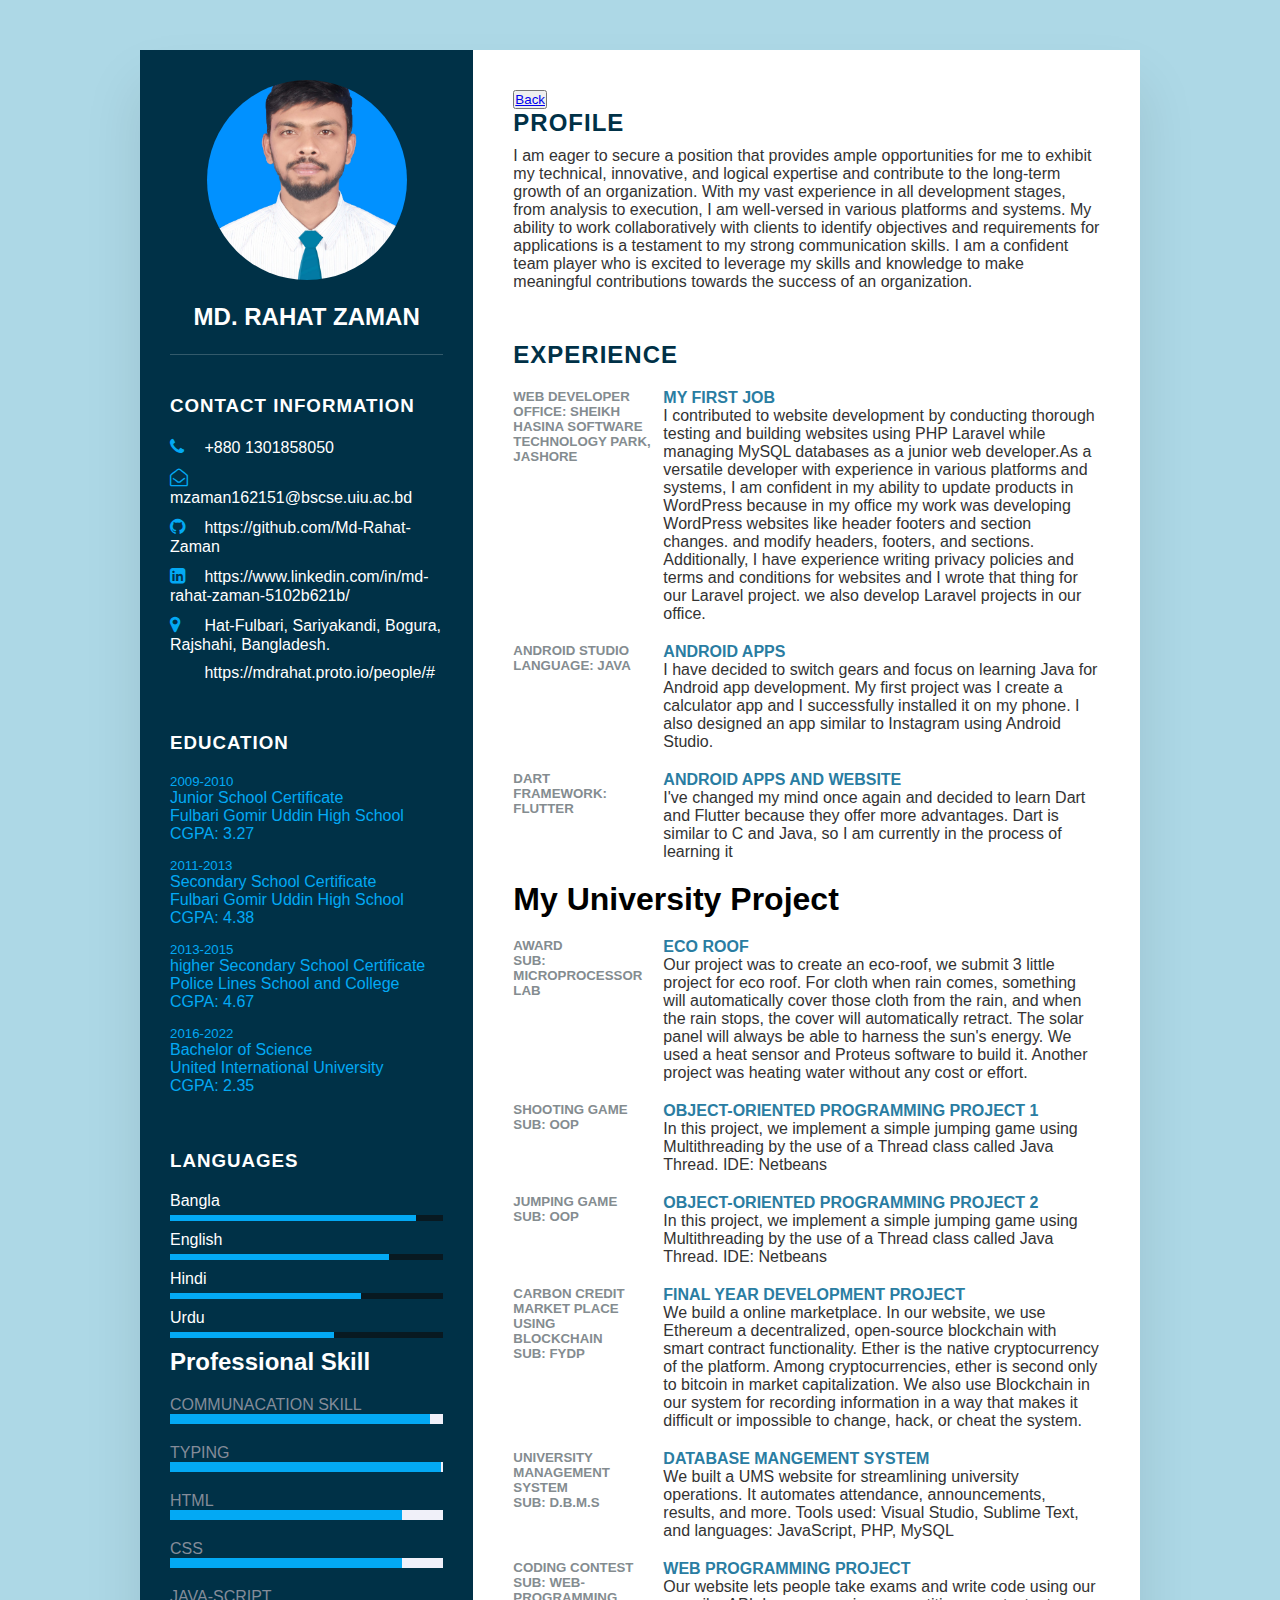
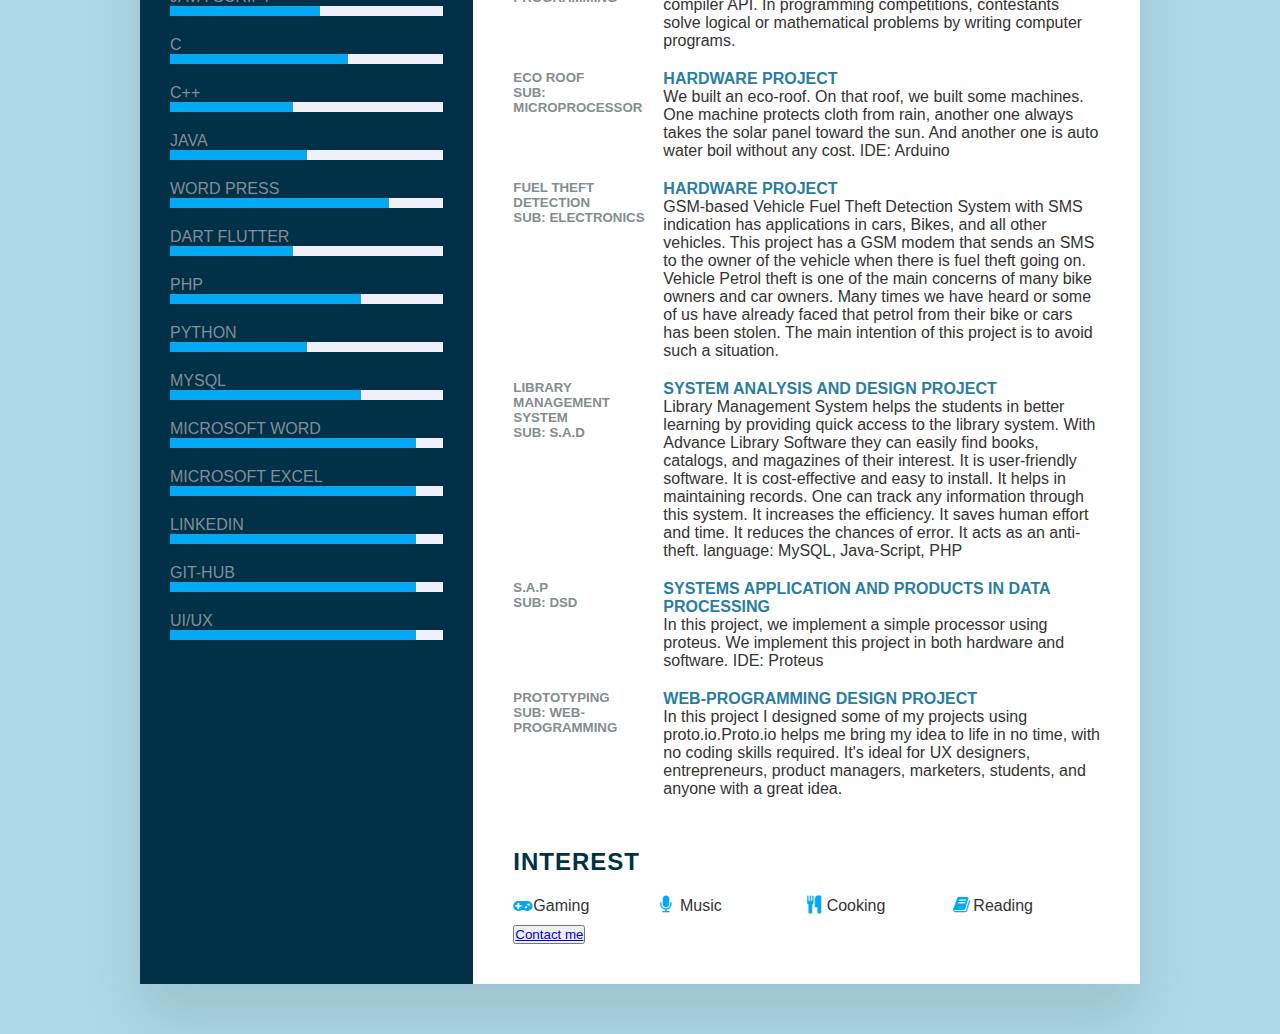
<file: cv.html>
<!DOCTYPE html>
<!DOCTYPE html>
<html>

<head>
    <meta charset="utf-8">
    <meta name="viewport" content="width=device-width, initial-scale=1">
    <title>Md.Rahat Zaman(CV)</title>
    <link rel="stylesheet" href="https://cdnjs.cloudflare.com/ajax/libs/font-awesome/4.7.0/css/font-awesome.css" integrity="sha512-5A8nwdMOWrSz20fDsjczgUidUBR8liPYU+WymTZP1lmY9G6Oc7HlZv156XqnsgNUzTyMefFTcsFH/tnJE/+xBg==" crossorigin="anonymous" referrerpolicy="no-referrer"
    />
    <link rel="stylesheet" type="text/css" href="cv.css">
</head>

<body>
    <h1></h1>
    <div class="container">
        <div class="left">
            <div class="profile">
                <div class="imgBx">
                    <img src="rahat.jpg">
                </div>
                <h2>Md. Rahat Zaman<br></h2>
            </div>
            <div class="contactInfo">
                <h3 class="title">Contact Information</h3>
                <ul>
                    <li>
                        <span class="icon"><i class="fa fa-phone" aria-hidden="true"></i></span>
                        <span class="text">+880 1301858050</span>
                    </li>
                    <li>
                        <span class="icon"><i class="fa fa-envelope-open-o" aria-hidden="true"></i></span>
                        <span class="text">mzaman162151@bscse.uiu.ac.bd</span>
                    </li>

                    <li>
                        <span class="icon"><i class="fa fa-github" aria-hidden="true"></i></span>
                        <span class="text">https://github.com/Md-Rahat-Zaman</span>
                    </li>
                    <li>
                        <span class="icon"><i class="fa fa-linkedin-square" aria-hidden="true"></i></span>
                        <span class="text">https://www.linkedin.com/in/md-rahat-zaman-5102b621b/</span>
                    </li>

                    <li>
                        <span class="icon"><i class="fa fa-map-marker" aria-hidden="true"></i></span>
                        <span class="text">Hat-Fulbari, Sariyakandi, Bogura, Rajshahi, Bangladesh.</span>
                    </li>
                    <li>
                        <span class="icon"></span>
                        <span class="text">https://mdrahat.proto.io/people/#</span>
                    </li>
                </ul>

            </div>
            <div class="contactInfo education">
                <h3 class="title">Education</h3>
                <ul>
                    <li>
                        <h5>2009-2010</h5>
                        <h4>Junior School Certificate</h4>
                        <h4>Fulbari Gomir Uddin High School</h4>
                        <h4>CGPA: 3.27</h4>
                    </li>
                    <li>
                        <h5>2011-2013</h5>
                        <h4>Secondary School Certificate</h4>
                        <h4>Fulbari Gomir Uddin High School</h4>
                        <h4>CGPA: 4.38</h4>
                    </li>
                    <li>
                        <h5>2013-2015</h5>
                        <h4>higher Secondary School Certificate</h4>
                        <h4>Police Lines School and College</h4>
                        <h4>CGPA: 4.67</h4>

                    </li>
                    <li>
                        <h5>2016-2022</h5>
                        <h4>Bachelor of Science</h4>
                        <h4>United International University</h4>
                        <h4>CGPA: 2.35</h4>
                    </li>


                </ul>

            </div>
            <div class="contactInfo language">
                <h3 class="title">Languages</h3>
                <ul>
                    <li>
                        <span class="text">Bangla</span>
                        <span class="percent">
							<div style="width: 90%;"></div>
						</span>

                    </li>
                    <li>
                        <span class="text">English</span>
                        <span class="percent">
							<div style="width: 80%;"></div>
						</span>

                    </li>
                    <li>
                        <span class="text">Hindi</span>
                        <span class="percent">
							<div style="width: 70%;"></div>
						</span>

                    </li>
                    <li>
                        <span class="text">Urdu</span>
                        <span class="percent">
							<div style="width: 60%;"></div>
						</span>

                    </li>
                </ul>

            </div>
            <div class="about skills">
                <h2 style="color: white;">Professional Skill</h2>
                <div class="box">
                    <h4>Communacation Skill</h4>
                    <div class="percent">
                        <div style="width: 95%;"></div>
                    </div>
                </div>
                <div class="box">
                    <h4>Typing</h4>
                    <div class="percent">
                        <div style="width: 99%;"></div>
                    </div>
                </div>
                
                <div class="box">
                    <h4>HTML</h4>
                    <div class="percent">
                        <div style="width: 85%;"></div>
                    </div>
                </div>
                <div class="box">
                    <h4>CSS</h4>
                    <div class="percent">
                        <div style="width: 85%;"></div>
                    </div>
                </div>
                <div class="box">
                    <h4>Java-Script</h4>
                    <div class="percent">
                        <div style="width: 55%;"></div>
                    </div>
                </div>
                <div class="box">
                    <h4>C</h4>
                    <div class="percent">
                        <div style="width: 65%;"></div>
                    </div>
                </div>
                <div class="box">
                    <h4>C++</h4>
                    <div class="percent">
                        <div style="width: 45%;"></div>
                    </div>
                </div>
                <div class="box">
                    <h4>Java</h4>
                    <div class="percent">
                        <div style="width: 50%;"></div>
                    </div>
                </div>
                <div class="box">
                    <h4>Word Press</h4>
                    <div class="percent">
                        <div style="width: 80%;"></div>
                    </div>
                </div>
                <div class="box">
                    <h4>Dart Flutter</h4>
                    <div class="percent">
                        <div style="width: 45%;"></div>
                    </div>
                </div>
                <div class="box">
                    <h4>PHP</h4>
                    <div class="percent">
                        <div style="width: 70%;"></div>
                    </div>
                </div>
                <div class="box">
                    <h4>Python</h4>
                    <div class="percent">
                        <div style="width: 50%;"></div>
                    </div>
                </div>
                <div class="box">
                    <h4>MySQL</h4>
                    <div class="percent">
                        <div style="width: 70%;"></div>
                    </div>
                </div>

                <div class="box">
                    <h4>Microsoft Word</h4>
                    <div class="percent">
                        <div style="width: 90%;"></div>
                    </div>
                </div>
                <div class="box">
                    <h4>Microsoft Excel</h4>
                    <div class="percent">
                        <div style="width: 90%;"></div>
                    </div>
                </div>
                <div class="box">
                    <h4>Linkedin</h4>
                    <div class="percent">
                        <div style="width: 90%;"></div>
                    </div>
                </div>
                <div class="box">
                    <h4>Git-Hub</h4>
                    <div class="percent">
                        <div style="width: 90%;"></div>
                    </div>
                </div>
                <div class="box">
                    <h4>UI/UX</h4>
                    <div class="percent">
                        <div style="width: 90%;"></div>
                    </div>
                </div>

            </div>

        </div>

        <div class="right">
	<button class="btn-secondary"><a href="index.html">Back</a></button>
            <div class="about">
                <h2 class="title2">Profile</h2>
                <p>
                    I am eager to secure a position that provides ample opportunities for me to exhibit my technical, innovative, and logical expertise and contribute to the long-term growth of an organization. With my vast experience in all development stages, from analysis to execution, I am well-versed in various platforms and systems. My ability to work collaboratively with clients to identify objectives and requirements for applications is a testament 
                    to my strong communication skills. I am a confident team player who is excited to leverage my skills and knowledge to make meaningful contributions towards the 
                    success of an organization.</p>
            </div>

            <div class="about">
                <h2 class="title2">Experience</h2>
                <div class="box">
                    <div class="year_company">
                        <h5>Web developer</h5>
                        <h5>Office: Sheikh Hasina Software Technology Park, Jashore</h5>
                    </div>
                    <div class="text">
                        <h4>My First Job</h4>
                        <p>I contributed to website development by conducting thorough testing and building websites using PHP Laravel while managing MySQL databases as a junior web developer.As a versatile developer with experience in various platforms and systems, I am confident in my ability to update products in WordPress because in my office my work was developing WordPress websites like header footers and section changes. and modify headers, footers, and sections. Additionally, I have experience writing privacy policies and terms and conditions for websites and I wrote that thing for our Laravel project. we also develop Laravel projects in our office.</p>
                    </div>
                </div>
                <div class="box">
                    <div class="year_company">
                        <h5>Android Studio</h5>
                        <h5>Language: Java</h5>
                    </div>
                    <div class="text">
                        <h4>Android Apps</h4>
                        <p>I have decided to switch gears and focus on learning Java for Android app development. My first project was I create a calculator app and I successfully 
                            installed it on my phone. I also designed an app similar to Instagram using Android Studio.</p>
                    </div>
                </div>

                <div class="box">
                    <div class="year_company">
                        <h5>Dart</h5>
                        <h5>Framework: Flutter</h5>
                    </div>
                    <div class="text">
                        <h4>Android Apps And Website</h4>
                        <p>I've changed my mind once again and decided to learn Dart and Flutter because they offer more advantages. Dart is similar to C and Java, so I am currently in the process of learning it</p>
                    </div>
                </div>
                <h1>My University Project</h1>
                <div class="box">
                    <div class="year_company">
                        <h5>Award</h5>
                        <h5>Sub: MicroProcessor Lab</h5>
                    </div>
                    <div class="text">
                        <h4>Eco Roof</h4>
                        <p>Our project was to create an eco-roof, we submit 3 little project for eco roof. For cloth when rain comes, something will automatically cover those cloth from the rain, and when the rain stops, the cover will automatically retract. The solar panel will 
                            always be able to harness the sun's energy. We used a heat sensor and Proteus software to build it. Another project was heating water without any cost or effort.</p>
                    </div>
                </div>
                <div class="box">
                    <div class="year_company">
                        <h5>Shooting Game</h5>
                        <h5>Sub: OOP</h5>
                    </div>
                    <div class="text">
                        <h4>Object-Oriented Programming Project 1</h4>
                        <p>In this project, we implement a simple jumping game using Multithreading by the use of a Thread class called Java Thread. IDE: Netbeans</p>
                    </div>
                </div>
                <div class="box">
                    <div class="year_company">
                        <h5>Jumping Game</h5>
                        <h5>Sub: OOP</h5>
                    </div>
                    <div class="text">
                        <h4>Object-Oriented Programming Project 2</h4>
                        <p>In this project, we implement a simple jumping game using Multithreading by the use of a Thread class called Java Thread. IDE: Netbeans</p>
                    </div>
                </div>
                <div class="box">
                    <div class="year_company">
                        <h5>Carbon Credit <br>Market Place Using<br> Blockchain</h5>
                        <h5>Sub: FYDP</h5>
                    </div>
                    <div class="text">
                        <h4>Final Year Development Project</h4>
                        <p>We build a online marketplace. In our website, we use Ethereum a decentralized, open-source blockchain with smart contract functionality. Ether is the native cryptocurrency of the platform. Among cryptocurrencies, ether is second only to bitcoin in market capitalization. We also use Blockchain in our system for recording information in a way that makes it difficult or impossible to change, hack, or cheat the system.</p>
                    </div>
                </div>
                <div class="box">
                    <div class="year_company">
                        <h5>University<br> Management System</h5>
                        <h5>Sub: D.B.M.S</h5>
                    </div>
                    <div class="text">
                        <h4>Database Mangement System</h4>
                        <p>We built a UMS website for streamlining university operations. It automates attendance, announcements, results, and more. Tools used: Visual Studio, Sublime Text, and languages: JavaScript, PHP, MySQL</p>
                    </div>
                </div>

                <div class="box">
                    <div class="year_company">
                        <h5>Coding Contest</h5>
                        <h5>Sub: Web-Programming</h5>
                    </div>
                    <div class="text">
                        <h4>Web Programming Project</h4>
                        <p>Our website lets people take exams and write code using our compiler API. In programming competitions, contestants solve logical or mathematical problems by writing computer programs.</p>
                    </div>
                </div>
                <div class="box">
                    <div class="year_company">
                        <h5>Eco Roof</h5>
                        <h5>Sub: MicroProcessor</h5>
                    </div>
                    <div class="text">
                        <h4>Hardware Project</h4>
                        <p>We built an eco-roof. On that roof, we built some machines. One machine protects cloth from rain, another one always takes the solar panel toward the sun. And another one is auto water boil without any cost. IDE: Arduino</p>
                    </div>
                </div>
                <div class="box">
                    <div class="year_company">
                        <h5>Fuel Theft Detection</h5>
                        <h5>Sub: Electronics</h5>
                    </div>
                    <div class="text">
                        <h4>Hardware Project</h4>
                        <p>GSM-based Vehicle Fuel Theft Detection System with SMS indication has applications in cars, Bikes, and all other vehicles. This project has a GSM modem that sends an SMS to the owner of the vehicle when there is fuel theft going on. Vehicle Petrol theft is one of the main concerns of many bike owners and car owners. Many times we have heard or some of us have already faced that petrol from their bike or cars has been stolen. The main intention of this project is to avoid such a situation.</p>
                    </div>
                </div>
                <div class="box">
                    <div class="year_company">
                        <h5>Library Management System</h5>
                        <h5>Sub: S.A.D</h5>
                    </div>
                    <div class="text">
                        <h4>System Analysis and Design Project</h4>
                        <p>Library Management System helps the students in better learning by providing quick access to the library system. With Advance Library Software they can easily find books, catalogs, and magazines of their interest. It is user-friendly software. It is cost-effective and easy to install. It helps in maintaining records. One can track any information through this system. It increases the efficiency. It saves human effort and time. It reduces the chances of error. It acts as an anti-theft. language: MySQL, Java-Script, PHP</p>
                    </div>
                </div>

                <div class="box">
                    <div class="year_company">
                        <h5>S.A.P</h5>
                        <h5>Sub: DSD</h5>
                    </div>
                    <div class="text">
                        <h4>Systems Application and Products in Data Processing</h4>
                        <p>In this project, we implement a simple processor using proteus. We implement this project in both hardware and software. IDE: Proteus</p>
                    </div>
                </div>
                <div class="box">
                    <div class="year_company">
                        <h5>Prototyping</h5>
                        <h5>Sub: Web-Programming</h5>
                    </div>
                    <div class="text">
                        <h4>Web-Programming design project</h4>
                        <p>In this project I designed some of my projects using proto.io.Proto.io helps me bring my idea to life in no time, with no coding skills required. It's ideal for UX designers, entrepreneurs, product managers, marketers, students, and anyone with a great idea.</p>
                    </div>
                </div>
            </div>


            <div class="about interest">
                <h2 class="title2">Interest</h2>
                <ul>
                    <li><i class="fa fa-gamepad" aria-hidden="true"></i>Gaming</li>

                    <li><i class="fa fa-microphone" aria-hidden="true"></i>Music</li>

                    <li><i class="fa fa-cutlery" aria-hidden="true"></i>Cooking</li>

                    <li><i class="fa fa-book" aria-hidden="true"></i>Reading</li>




                </ul>
                <button class="btn-secondary"><a class="dropdown-item" href="https://formsubmit.co/el/hajego">Contact me</a></button>
            </div>



        </div>

    </div>
</body>

</html>
</file>
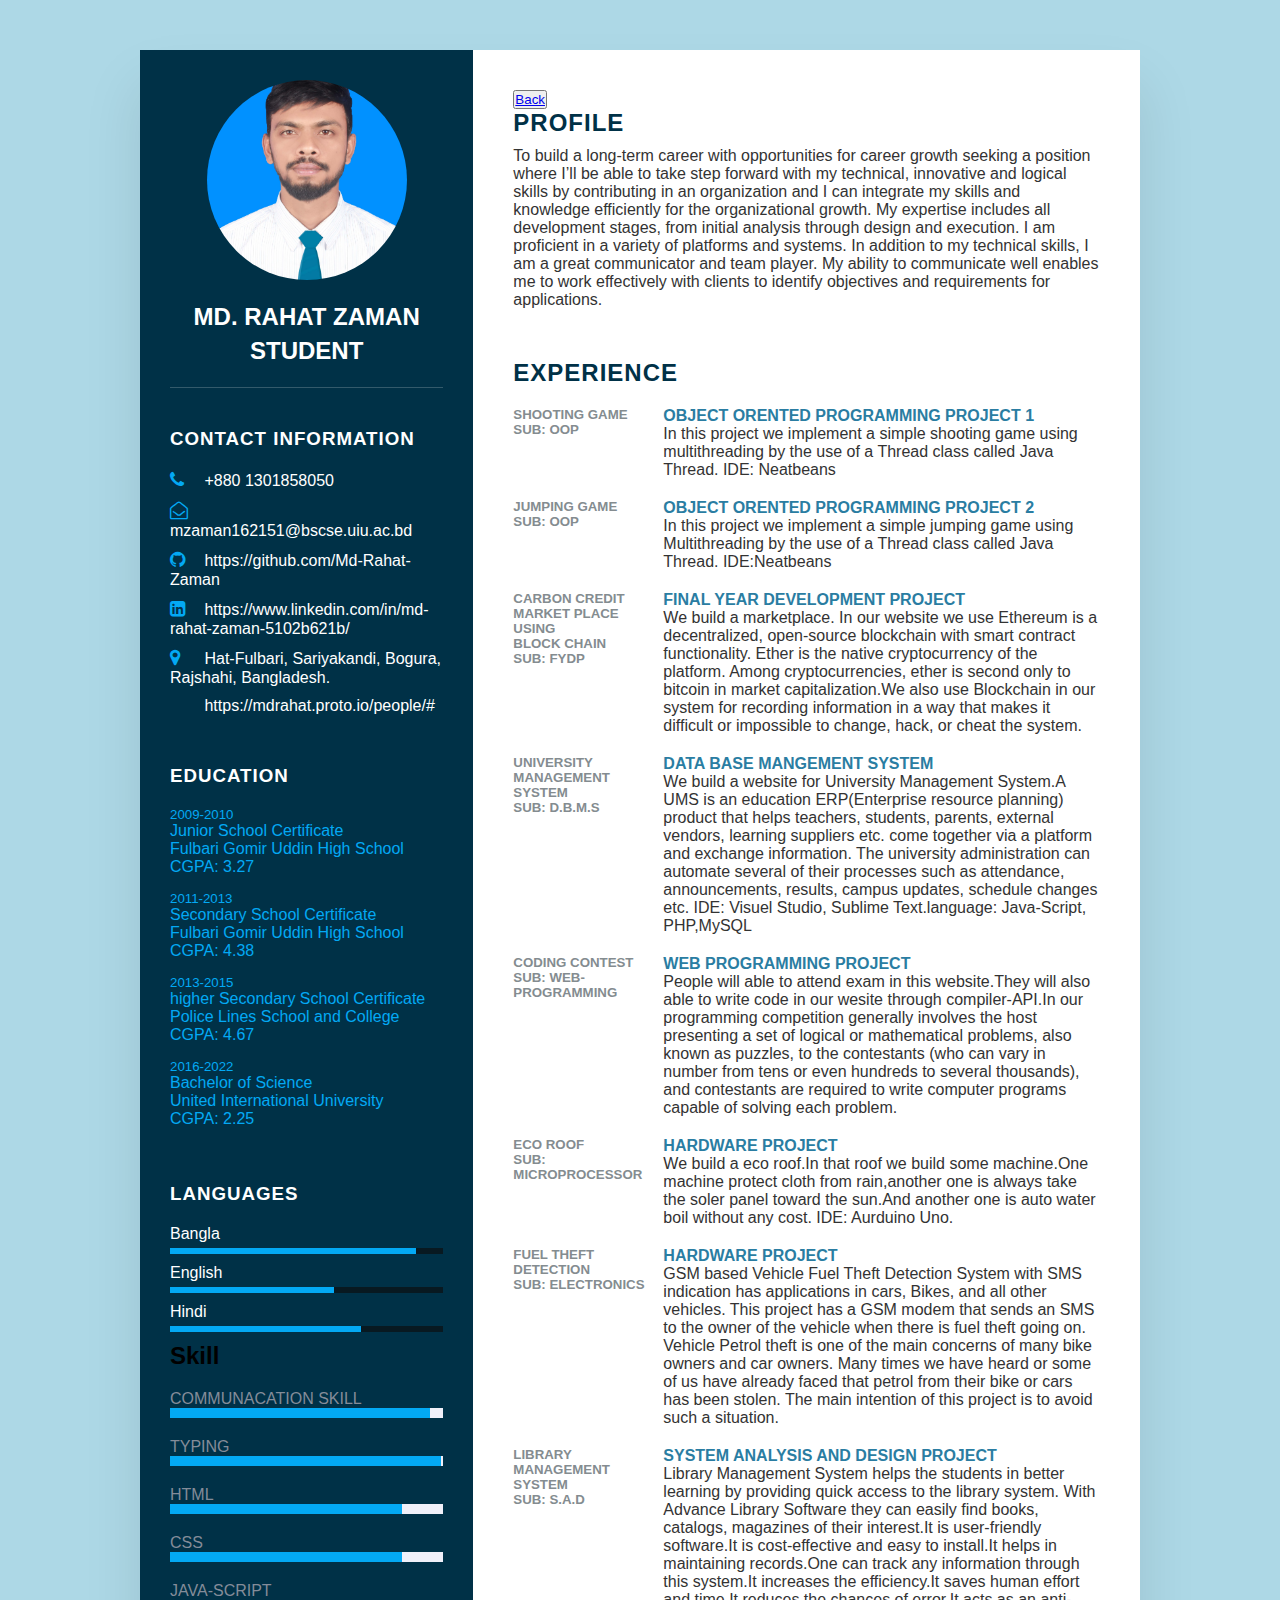
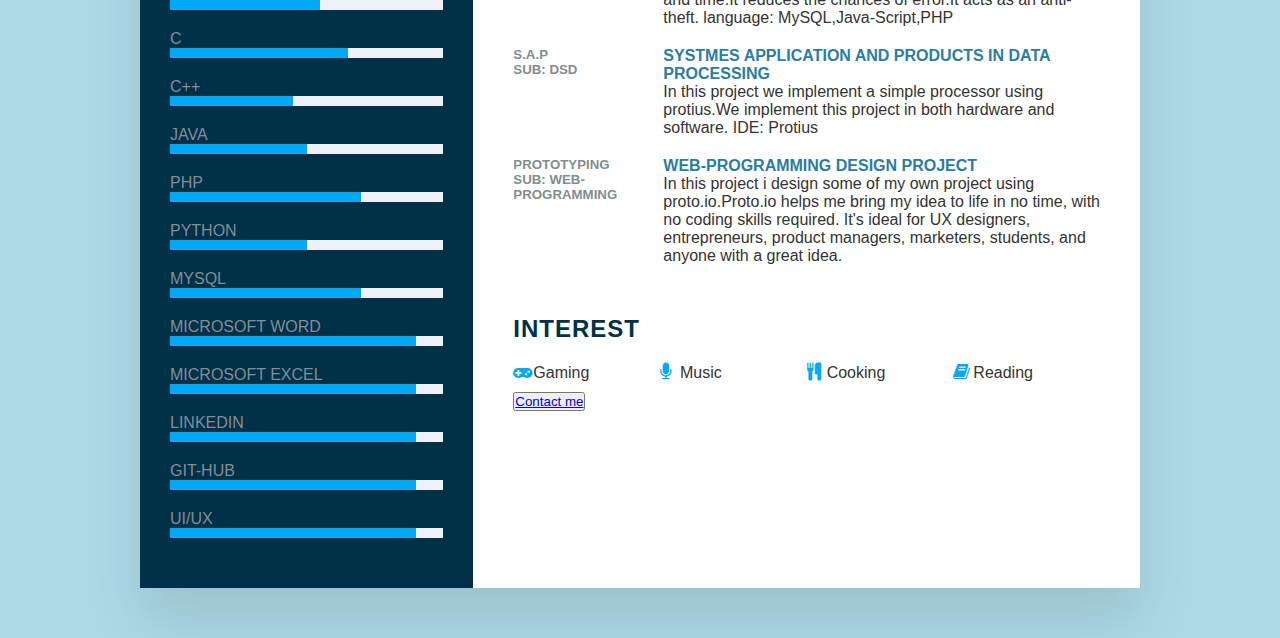
<file: cvPrevious.html>
<!DOCTYPE html>
<html>

<head>
    <meta charset="utf-8">
    <meta name="viewport" content="width=device-width, initial-scale=1">
    <title>Md.Rahat Zaman(CV)</title>
    <link rel="stylesheet" href="https://cdnjs.cloudflare.com/ajax/libs/font-awesome/4.7.0/css/font-awesome.css" integrity="sha512-5A8nwdMOWrSz20fDsjczgUidUBR8liPYU+WymTZP1lmY9G6Oc7HlZv156XqnsgNUzTyMefFTcsFH/tnJE/+xBg==" crossorigin="anonymous" referrerpolicy="no-referrer"
    />
    <link rel="stylesheet" type="text/css" href="cv.css">
</head>

<body>

   
    <div class="container">

        <div class="left">
            <div class="profile">
                <div class="imgBx">
                    <img src="rahat.jpg">
                </div>
                <h2>Md. Rahat Zaman<br><span>Student</span></h2>
            </div>
            <div class="contactInfo">
                <h3 class="title">Contact Information</h3>
                <ul>
                    <li>
                        <span class="icon"><i class="fa fa-phone" aria-hidden="true"></i></span>
                        <span class="text">+880 1301858050</span>
                    </li>
                    <li>
                        <span class="icon"><i class="fa fa-envelope-open-o" aria-hidden="true"></i></span>
                        <span class="text">mzaman162151@bscse.uiu.ac.bd</span>
                    </li>

                    <li>
                        <span class="icon"><i class="fa fa-github" aria-hidden="true"></i></span>
                        <span class="text">https://github.com/Md-Rahat-Zaman</span>
                    </li>
                    <li>
                        <span class="icon"><i class="fa fa-linkedin-square" aria-hidden="true"></i></span>
                        <span class="text">https://www.linkedin.com/in/md-rahat-zaman-5102b621b/</span>
                    </li>

                    <li>
                        <span class="icon"><i class="fa fa-map-marker" aria-hidden="true"></i></span>
                        <span class="text">Hat-Fulbari, Sariyakandi, Bogura, Rajshahi, Bangladesh.</span>
                    </li>
                    <li>
                        <span class="icon"></span>
                        <span class="text">https://mdrahat.proto.io/people/#</span>
                    </li>
                </ul>

            </div>
            <div class="contactInfo education">
                <h3 class="title">Education</h3>
                <ul>
                    <li>
                        <h5>2009-2010</h5>
                        <h4>Junior School Certificate</h4>
                        <h4>Fulbari Gomir Uddin High School</h4>
                        <h4>CGPA: 3.27</h4>
                    </li>
                    <li>
                        <h5>2011-2013</h5>
                        <h4>Secondary School Certificate</h4>
                        <h4>Fulbari Gomir Uddin High School</h4>
                        <h4>CGPA: 4.38</h4>
                    </li>
                    <li>
                        <h5>2013-2015</h5>
                        <h4>higher Secondary School Certificate</h4>
                        <h4>Police Lines School and College</h4>
                        <h4>CGPA: 4.67</h4>

                    </li>
                    <li>
                        <h5>2016-2022</h5>
                        <h4>Bachelor of Science</h4>
                        <h4>United International University</h4>
                        <h4>CGPA: 2.25</h4>
                    </li>


                </ul>

            </div>
            <div class="contactInfo language">
                <h3 class="title">Languages</h3>
                <ul>
                    <li>
                        <span class="text">Bangla</span>
                        <span class="percent">
							<div style="width: 90%;"></div>
						</span>

                    </li>
                    <li>
                        <span class="text">English</span>
                        <span class="percent">
							<div style="width: 60%;"></div>
						</span>

                    </li>
                    <li>
                        <span class="text">Hindi</span>
                        <span class="percent">
							<div style="width: 70%;"></div>
						</span>

                    </li>
                </ul>

            </div>
            <div class="about skills">
                <h2>Skill</h2>
                <div class="box">
                    <h4>Communacation Skill</h4>
                    <div class="percent">
                        <div style="width: 95%;"></div>
                    </div>
                </div>
                <div class="box">
                    <h4>Typing</h4>
                    <div class="percent">
                        <div style="width: 99%;"></div>
                    </div>
                </div>

                <div class="box">
                    <h4>HTML</h4>
                    <div class="percent">
                        <div style="width: 85%;"></div>
                    </div>
                </div>
                <div class="box">
                    <h4>CSS</h4>
                    <div class="percent">
                        <div style="width: 85%;"></div>
                    </div>
                </div>
                <div class="box">
                    <h4>Java-Script</h4>
                    <div class="percent">
                        <div style="width: 55%;"></div>
                    </div>
                </div>
                <div class="box">
                    <h4>C</h4>
                    <div class="percent">
                        <div style="width: 65%;"></div>
                    </div>
                </div>
                <div class="box">
                    <h4>C++</h4>
                    <div class="percent">
                        <div style="width: 45%;"></div>
                    </div>
                </div>
                <div class="box">
                    <h4>Java</h4>
                    <div class="percent">
                        <div style="width: 50%;"></div>
                    </div>
                </div>
                <div class="box">
                    <h4>PHP</h4>
                    <div class="percent">
                        <div style="width: 70%;"></div>
                    </div>
                </div>
                <div class="box">
                    <h4>Python</h4>
                    <div class="percent">
                        <div style="width: 50%;"></div>
                    </div>
                </div>
                <div class="box">
                    <h4>MySQL</h4>
                    <div class="percent">
                        <div style="width: 70%;"></div>
                    </div>
                </div>

                <div class="box">
                    <h4>Microsoft Word</h4>
                    <div class="percent">
                        <div style="width: 90%;"></div>
                    </div>
                </div>
                <div class="box">
                    <h4>Microsoft Excel</h4>
                    <div class="percent">
                        <div style="width: 90%;"></div>
                    </div>
                </div>
                <div class="box">
                    <h4>Linkedin</h4>
                    <div class="percent">
                        <div style="width: 90%;"></div>
                    </div>
                </div>
                <div class="box">
                    <h4>Git-Hub</h4>
                    <div class="percent">
                        <div style="width: 90%;"></div>
                    </div>
                </div>
                <div class="box">
                    <h4>UI/UX</h4>
                    <div class="percent">
                        <div style="width: 90%;"></div>
                    </div>
                </div>

            </div>

        </div>

        <div class="right">
            <div class="about">
                <button class="btn-secondary"><a href="index.html">Back</a></button>
                <h2 class="title2">Profile</h2>
                <p>
                    To build a long-term career with opportunities for career growth seeking a position where I’ll be able to take step forward with my technical, innovative and logical skills by contributing in an organization and I can integrate my skills and knowledge
                    efficiently for the organizational growth. My expertise includes all development stages, from initial analysis through design and execution. I am proficient in a variety of platforms and systems. In addition to my technical skills,
                    I am a great communicator and team player. My ability to communicate well enables me to work effectively with clients to identify objectives and requirements for applications.
                </p>
            </div>

            <div class="about">
                <h2 class="title2">Experience</h2>
                <div class="box">
                    <div class="year_company">
                        <h5>Shooting Game</h5>
                        <h5>Sub: OOP</h5>
                    </div>
                    <div class="text">
                        <h4>Object Orented Programming Project 1</h4>
                        <p>In this project we implement a simple shooting game using multithreading by the use of a Thread class called Java Thread. IDE: Neatbeans</p>
                    </div>
                </div>
                <div class="box">
                    <div class="year_company">
                        <h5>Jumping Game</h5>
                        <h5>Sub: OOP</h5>
                    </div>
                    <div class="text">
                        <h4>Object Orented Programming Project 2</h4>
                        <p>In this project we implement a simple jumping game using Multithreading by the use of a Thread class called Java Thread. IDE:Neatbeans</p>
                    </div>
                </div>
                <div class="box">
                    <div class="year_company">
                        <h5>Carbon Credit <br>Market Place Using<br> Block Chain</h5>
                        <h5>Sub: FYDP</h5>
                    </div>
                    <div class="text">
                        <h4>Final Year Development Project</h4>
                        <p>We build a marketplace. In our website we use Ethereum is a decentralized, open-source blockchain with smart contract functionality. Ether is the native cryptocurrency of the platform. Among cryptocurrencies, ether is second only
                            to bitcoin in market capitalization.We also use Blockchain in our system for recording information in a way that makes it difficult or impossible to change, hack, or cheat the system.</p>
                    </div>
                </div>
                <div class="box">
                    <div class="year_company">
                        <h5>University<br> Management System</h5>
                        <h5>Sub: D.B.M.S</h5>
                    </div>
                    <div class="text">
                        <h4>Data Base Mangement System</h4>
                        <p>We build a website for University Management System.A UMS is an education ERP(Enterprise resource planning) product that helps teachers, students, parents, external vendors, learning suppliers etc. come together via a platform
                            and exchange information. The university administration can automate several of their processes such as attendance, announcements, results, campus updates, schedule changes etc. IDE: Visuel Studio, Sublime Text.language: Java-Script,
                            PHP,MySQL </p>
                    </div>
                </div>

                <div class="box">
                    <div class="year_company">
                        <h5>Coding Contest</h5>
                        <h5>Sub: Web-Programming</h5>
                    </div>
                    <div class="text">
                        <h4>Web Programming Project</h4>
                        <p>People will able to attend exam in this website.They will also able to write code in our wesite through compiler-API.In our programming competition generally involves the host presenting a set of logical or mathematical problems,
                            also known as puzzles, to the contestants (who can vary in number from tens or even hundreds to several thousands), and contestants are required to write computer programs capable of solving each problem.</p>
                    </div>
                </div>
                <div class="box">
                    <div class="year_company">
                        <h5>Eco Roof</h5>
                        <h5>Sub: MicroProcessor</h5>
                    </div>
                    <div class="text">
                        <h4>Hardware Project</h4>
                        <p>We build a eco roof.In that roof we build some machine.One machine protect cloth from rain,another one is always take the soler panel toward the sun.And another one is auto water boil without any cost. IDE: Aurduino Uno.</p>
                    </div>
                </div>
                <div class="box">
                    <div class="year_company">
                        <h5>Fuel Theft Detection</h5>
                        <h5>Sub: Electronics</h5>
                    </div>
                    <div class="text">
                        <h4>Hardware Project</h4>
                        <p>GSM based Vehicle Fuel Theft Detection System with SMS indication has applications in cars, Bikes, and all other vehicles. This project has a GSM modem that sends an SMS to the owner of the vehicle when there is fuel theft going
                            on. Vehicle Petrol theft is one of the main concerns of many bike owners and car owners. Many times we have heard or some of us have already faced that petrol from their bike or cars has been stolen. The main intention of this
                            project is to avoid such a situation.</p>
                    </div>
                </div>
                <div class="box">
                    <div class="year_company">
                        <h5>Library Management System</h5>
                        <h5>Sub: S.A.D</h5>
                    </div>
                    <div class="text">
                        <h4>System Analysis and Design Project</h4>
                        <p>Library Management System helps the students in better learning by providing quick access to the library system. With Advance Library Software they can easily find books, catalogs, magazines of their interest.It is user-friendly
                            software.It is cost-effective and easy to install.It helps in maintaining records.One can track any information through this system.It increases the efficiency.It saves human effort and time.It reduces the chances of error.It
                            acts as an anti-theft. language: MySQL,Java-Script,PHP</p>
                    </div>
                </div>

                <div class="box">
                    <div class="year_company">
                        <h5>S.A.P</h5>
                        <h5>Sub: DSD</h5>
                    </div>
                    <div class="text">
                        <h4>Systmes Application and Products in Data Processing</h4>
                        <p>In this project we implement a simple processor using protius.We implement this project in both hardware and software. IDE: Protius</p>
                    </div>
                </div>
                <div class="box">
                    <div class="year_company">
                        <h5>Prototyping</h5>
                        <h5>Sub: Web-Programming</h5>
                    </div>
                    <div class="text">
                        <h4>Web-Programming design project</h4>
                        <p>In this project i design some of my own project using proto.io.Proto.io helps me bring my idea to life in no time, with no coding skills required. It's ideal for UX designers, entrepreneurs, product managers, marketers, students,
                            and anyone with a great idea.</p>
                    </div>
                </div>
            </div>


            <div class="about interest">
                <h2 class="title2">Interest</h2>
                <ul>
                    <li><i class="fa fa-gamepad" aria-hidden="true"></i>Gaming</li>

                    <li><i class="fa fa-microphone" aria-hidden="true"></i>Music</li>

                    <li><i class="fa fa-cutlery" aria-hidden="true"></i>Cooking</li>

                    <li><i class="fa fa-book" aria-hidden="true"></i>Reading</li>




                </ul>
                
                <button class="btn-secondary"><a class="dropdown-item" href="https://formsubmit.co/el/hajego">Contact me</a></button>
                
            </div>

        </div>

    </div>
</body>

</html>
</file>
<file: cv.css>
/*@import url('https://fonts.gooleapis.com/css?family=Poppins: 200,300,400,500,600,700,800,900&display=swap');*/

* {
    margin: 0;
    padding: 0;
    box-sizing: border-box;
    font-family: 'Poppins', sans-serif;
}

body {
    background: lightblue;
    display: flex;
    justify-content: center;
    align-items: center;
    min-height: 100vh;
}

.container {
    position: relative;
    width: 100%;
    max-width: 1000px;
    min-height: 1000px;
    background: #fff;
    margin: 50px;
    display: grid;
    grid-template-columns: 1fr 2fr;
    box-shadow: 0 35px 55px rgba(0, 0, 0, 0.1);
}

.container .left {
    position: relative;
    background: #003147;
    padding: 30px;
}

.profile {
    position: relative;
    display: flex;
    flex-direction: column;
    align-items: center;
    padding-bottom: 20px;
    border-bottom: 1px solid rgba(255, 255, 255, 0.2);
}

.profile .imgBx {
    position: relative;
    width: 200px;
    height: 200px;
    border-radius: 50%;
    overflow: hidden;
}

.profile .imgBx img {
    position: absolute;
    top: 0;
    left: 0;
    width: 100%;
    height: 100%;
    object-fit: cover;
}

.profile h2 {
    color: #fff;
    font-size: 1.5em;
    margin-top: 20px;
    text-transform: uppercase;
    text-align: center;
    font-weight: 600;
    line-height: 1.4em;
}

.profile .imgBx span {
    font-size: 0.8em;
    font-weight: 300;
}

.contactInfo {
    padding-top: 40px;
}

.contactInfo.education li {
    margin-bottom: 15px;
}

.contactInfo.education h5 {
    color: #03a9f4;
    font-weight: 500;
}

.contactInfo.education h4:nth-child(2) {
    color: #03a9f4;
    font-weight: 500;
}

.contactInfo.education h4 {
    color: #03a9f4;
    font-weight: 300;
}

.contactInfo.language .percent {
    position: relative;
    width: 100%;
    height: 6px;
    background: #081921;
    display: block;
    margin-top: 5px;
}

.contactInfo.language .percent div {
    position: absolute;
    top: 0;
    left: 0;
    height: 100%;
    background: #03a9f4;
}

.title {
    color: #fff;
    text-transform: uppercase;
    font-weight: 600;
    letter-spacing: 1px;
    margin-bottom: 20px;
}

.contactInfo ul {
    position: relative;
}

.contactInfo ul li {
    position: relative;
    list-style: none;
    margin: 10px 0;
    cursor: pointer;
}

.contactInfo ul li .icon {
    display: inline-block;
    width: 30px;
    font-size: 18px;
    color: #03a9f4;
}

.contactInfo ul li span {
    color: #fff;
    font-weight: 300;
}

.container .right {
    position: relative;
    background: #fff;
    padding: 40px;
}

.about {
    margin-bottom: 50px;
}

.about:last-child {
    margin-bottom: 0;
}

.title2 {
    color: #003147;
    text-transform: uppercase;
    letter-spacing: 1px;
    margin-bottom: 10px;
}

p {
    color: #333;
}

.about .box {
    display: flex;
    flex-direction: row;
    margin: 20px 0;
}

.about .box .year_company {
    min-width: 150px;
}

.about .box .year_company h5 {
    text-transform: uppercase;
    color: #848c90;
    font-weight: 600;
}

.about .box .text h4 {
    text-transform: uppercase;
    color: #2a7da2;
    font-size: 16px;
}

.skills .box {
    position: relative;
    width: 100%;
    display: grid;
    grid-template-columns: repeat(1, 1fr);
    justify-content: center;
    align-items: center;
}

.skills .box h4 {
    text-transform: uppercase;
    color: #848c99;
    font-weight: 500;
}

.skills .box .percent {
    position: relative;
    width: 100%;
    height: 10px;
    background: #f0f0f9;
}

.skills .box .percent div {
    position: absolute;
    top: 0;
    left: 0;
    height: 100%;
    background: #03a9f4;
}

.interest ul {
    display: grid;
    grid-template-columns: repeat(4, 1fr);
}

.interest ul li {
    list-style: none;
    color: #333;
    font-weight: 500;
    margin: 10px 0;
}

.interest ul li .fa {
    color: #03a9f4;
    font-size: 18px;
    width: 20px;
}

@media(max-width:1000px) {
    .container {
        margin: 10px;
        grid-template-columns: repeat(1, 1fr);
    }
    .interest {
        grid-template-columns: repeat(2, 1fr);
    }
}

@media(max-width:600px) {
    .about .box {
        flex-direction: column;
    }
    .about .box .year_company {
        margin-bottom: 5px;
    }
    .interest {
        grid-template-columns: repeat(1, 1fr);
    }
    .skills .box {
        grid-template-columns: repeat(1, 1fr);
    }
}
</file>
